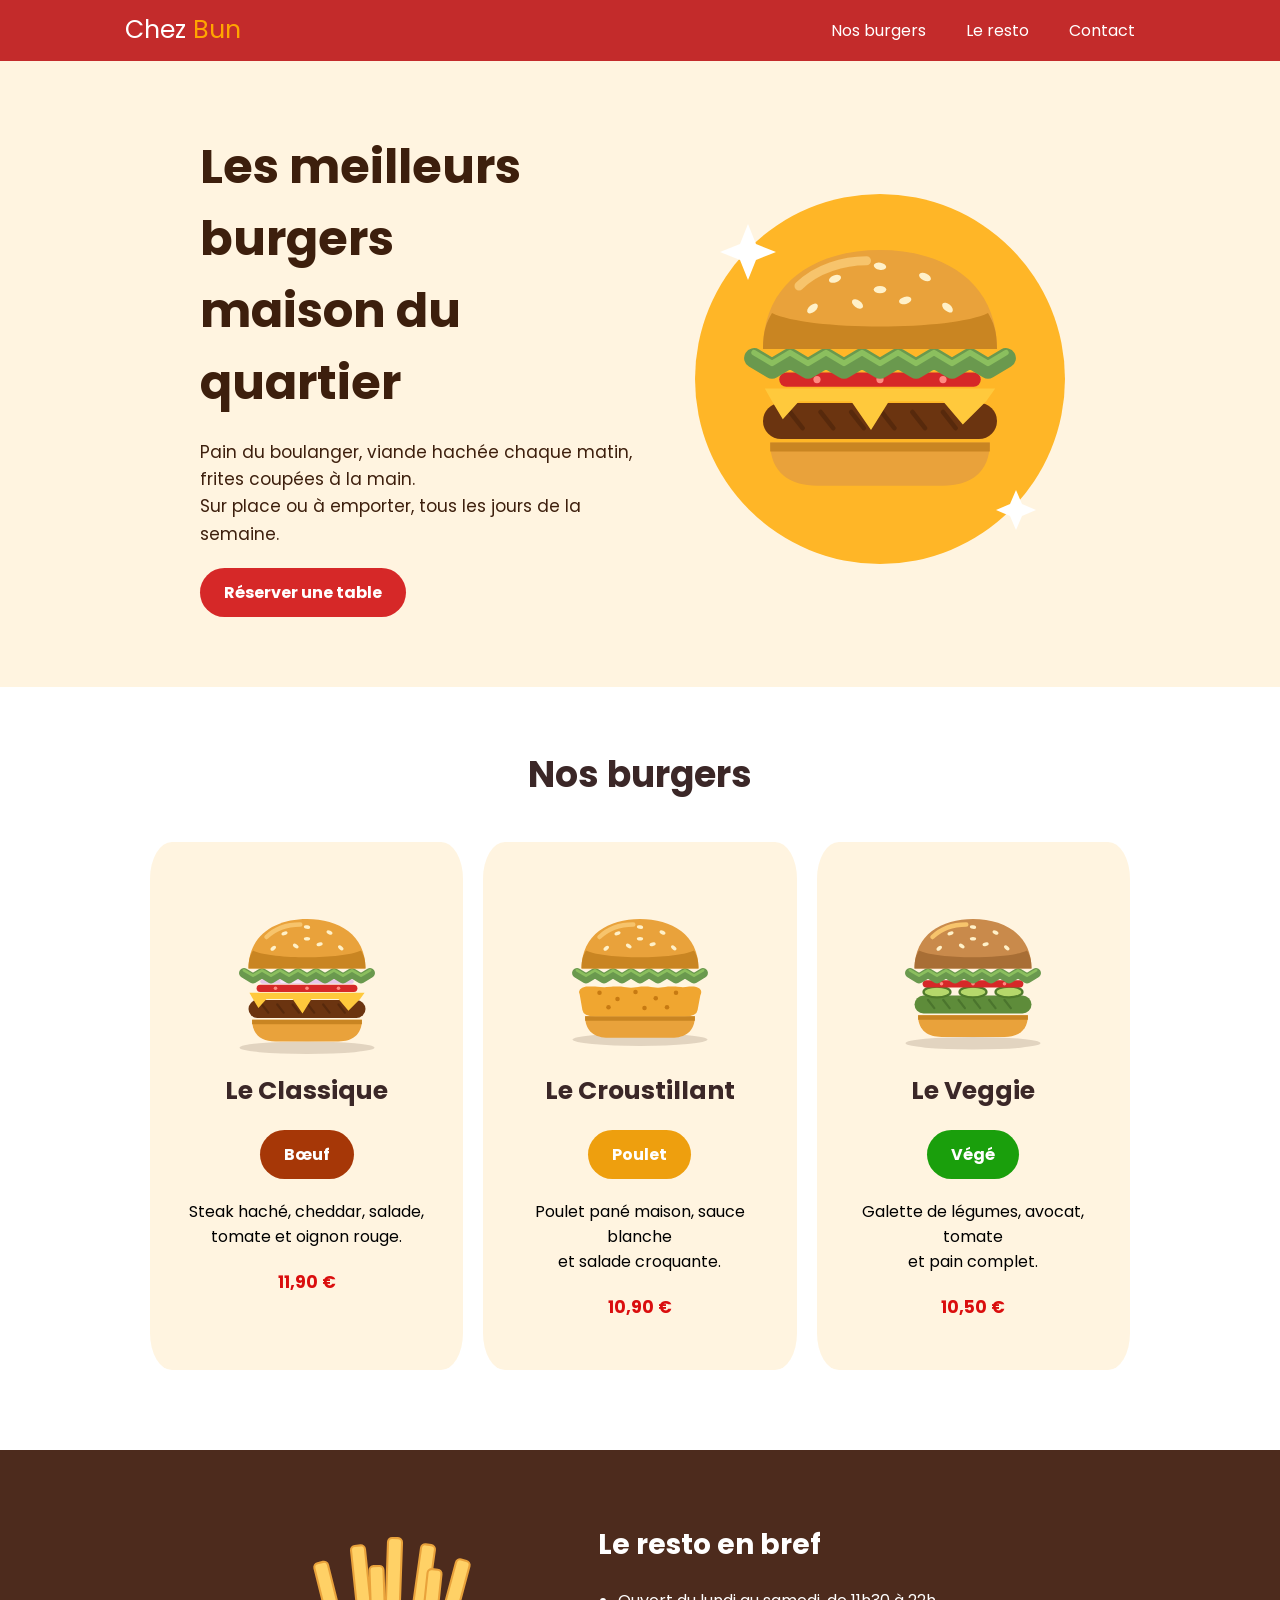
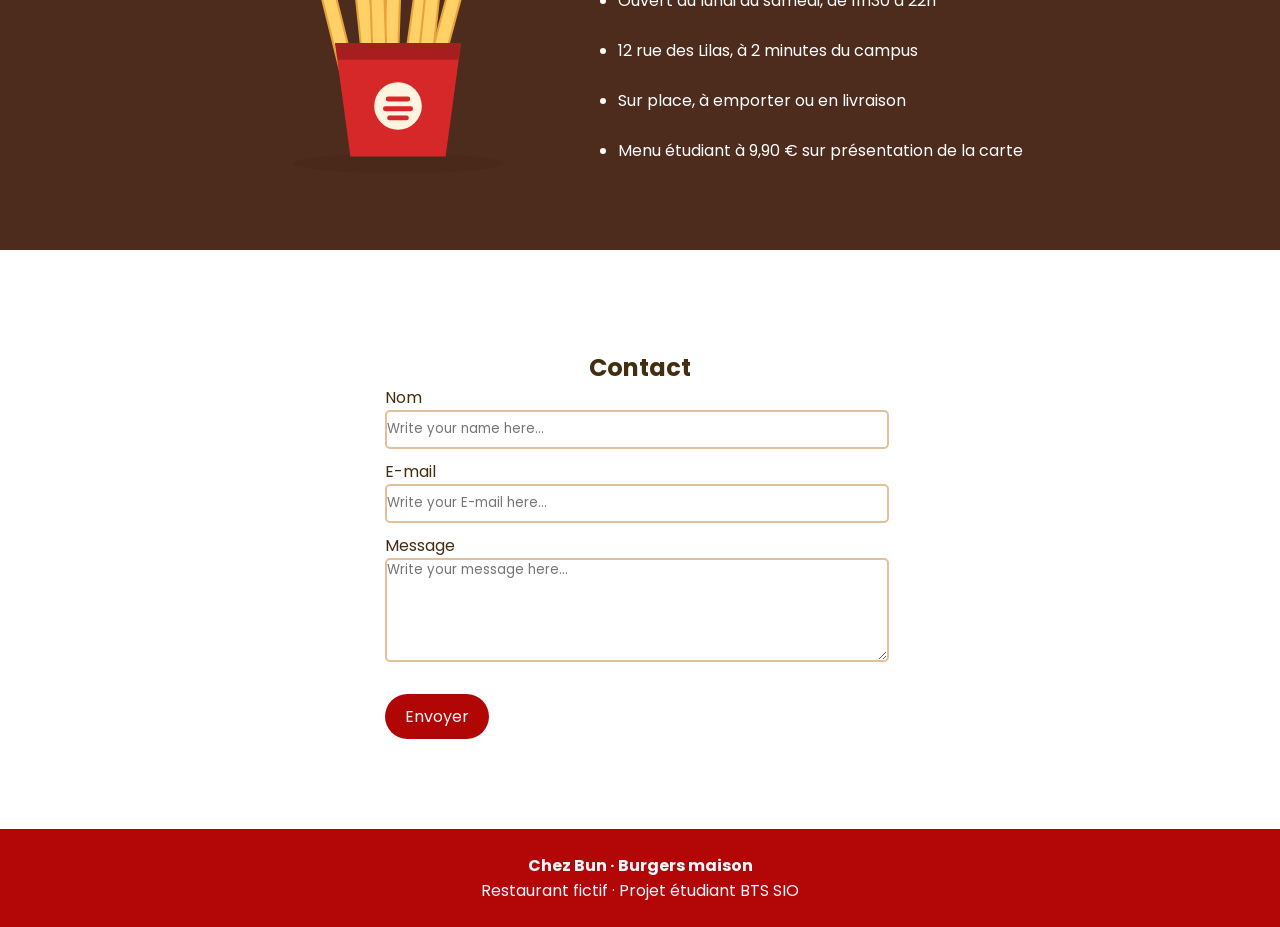
<file: burger/index.html>
<!doctype html>
<html lang="fr">

<head>
  <meta charset="UTF-8" />
  <meta name="viewport" content="width=device-width, initial-scale=1.0" />
  <link rel="stylesheet" href="style.css" />
    <link rel="icon" type="image/png" href="img/burger-classique.svg" />
    <title>Chez Bun – Burgers maison</title>
</head>

<body>
  <!-- navbar -->
  <header class="navbar">
    <nav class="placement_navbar">
      <div class="logo">
        <div class="nom_logo">Chez<span> Bun</span></div>
      </div>
      <ul class="nav">
        <li><a href="#burgers">Nos burgers</a></li>
        <li><a href="#resto">Le resto</a></li>
        <li><a href="#contact">Contact</a></li>
      </ul>
    </nav>
  </header>

  <!-- hero -->
  <section class="hero">
    <div class="hero-content">
      <div class="hero-text">
        <h1>
          Les meilleurs burgers <br />
          maison du quartier
        </h1>

        <p>
          Pain du boulanger, viande hachée chaque matin, frites coupées à la
          main. <br />Sur place ou à emporter, tous les jours de la semaine.
        </p>

        <a href="#contact" class="button">Réserver une table</a>
      </div>

      <img src="img/hero-burger.svg" alt="Burger" class="hero-image" />
    </div>
  </section>

  <!-- nos burgers -->
  <h2 class="h2-burger" id="burgers">Nos burgers</h2>
  <section class="nosburgers">
    <div class="burger-card burger-classique">
      <img src="img/burger-classique.svg" alt="Burger classique" />
      <p class="typeburger">Le Classique</p>
      <p class="genre">Bœuf</p>
      <p class="description">
        Steak haché, cheddar, salade, <br />
        tomate et oignon rouge.
      </p>
      <p class="prix">11,90 €</p>
    </div>

    <div class="burger-card burger-poulet">
      <img src="img/burger-poulet.svg" alt="Burger poulet" />
      <p class="typeburger">Le Croustillant</p>
      <p class="genre">Poulet</p>
      <p class="description">
        Poulet pané maison, sauce blanche <br />
        et salade croquante.
      </p>
      <p class="prix">10,90 €</p>
    </div>

    <div class="burger-card burger-veggie">
      <img src="img/burger-veggie.svg" alt="Burger veggie" />
      <p class="typeburger">Le Veggie</p>
      <p class="genre">Végé</p>
      <p class="description">
        Galette de légumes, avocat, tomate <br />
        et pain complet.
      </p>
      <p class="prix">10,50 €</p>
    </div>
  </section>

  <!-- le resto en bref -->
  <section class="leresto" id="resto">
    <div class="lerestobackground">
      <img src="img/frites.svg" alt="Frites" />
      <h3>Le resto en bref</h3>
      <ul>
        <li>Ouvert du lundi au samedi, de 11h30 à 22h</li>
        <li>12 rue des Lilas, à 2 minutes du campus</li>
        <li>Sur place, à emporter ou en livraison</li>
        <li>Menu étudiant à 9,90 € sur présentation de la carte</li>
      </ul>
    </div>
  </section>

  <!-- contact -->
  <section id="contact" class="contact">
    <h2 id="ctnt">Contact</h2>
    <form class="contact-form">
      <label for="nom" class="txt">Nom</label><br />
      <input type="text" id="nom" name="nom" class="inp" placeholder="Write your name here..." required /><br />
      <label for="email" class="txt">E-mail</label><br />
      <input type="email" id="email" name="email" class="inp" placeholder="Write your E-mail here..." required /><br />
      <label for="message" class="txt">Message</label><br />
      <textarea id="message" class="msg" name="message" placeholder="Write your message here..."
        required></textarea><br />
      <button type="submit" class="btn">Envoyer</button>
    </form>
  </section>

  <!-- footer -->
  <footer>
    <h4>Chez Bun · Burgers maison</h4>
    <p>Restaurant fictif · Projet étudiant BTS SIO</p>
  </footer>
</body>

</html>
</file>
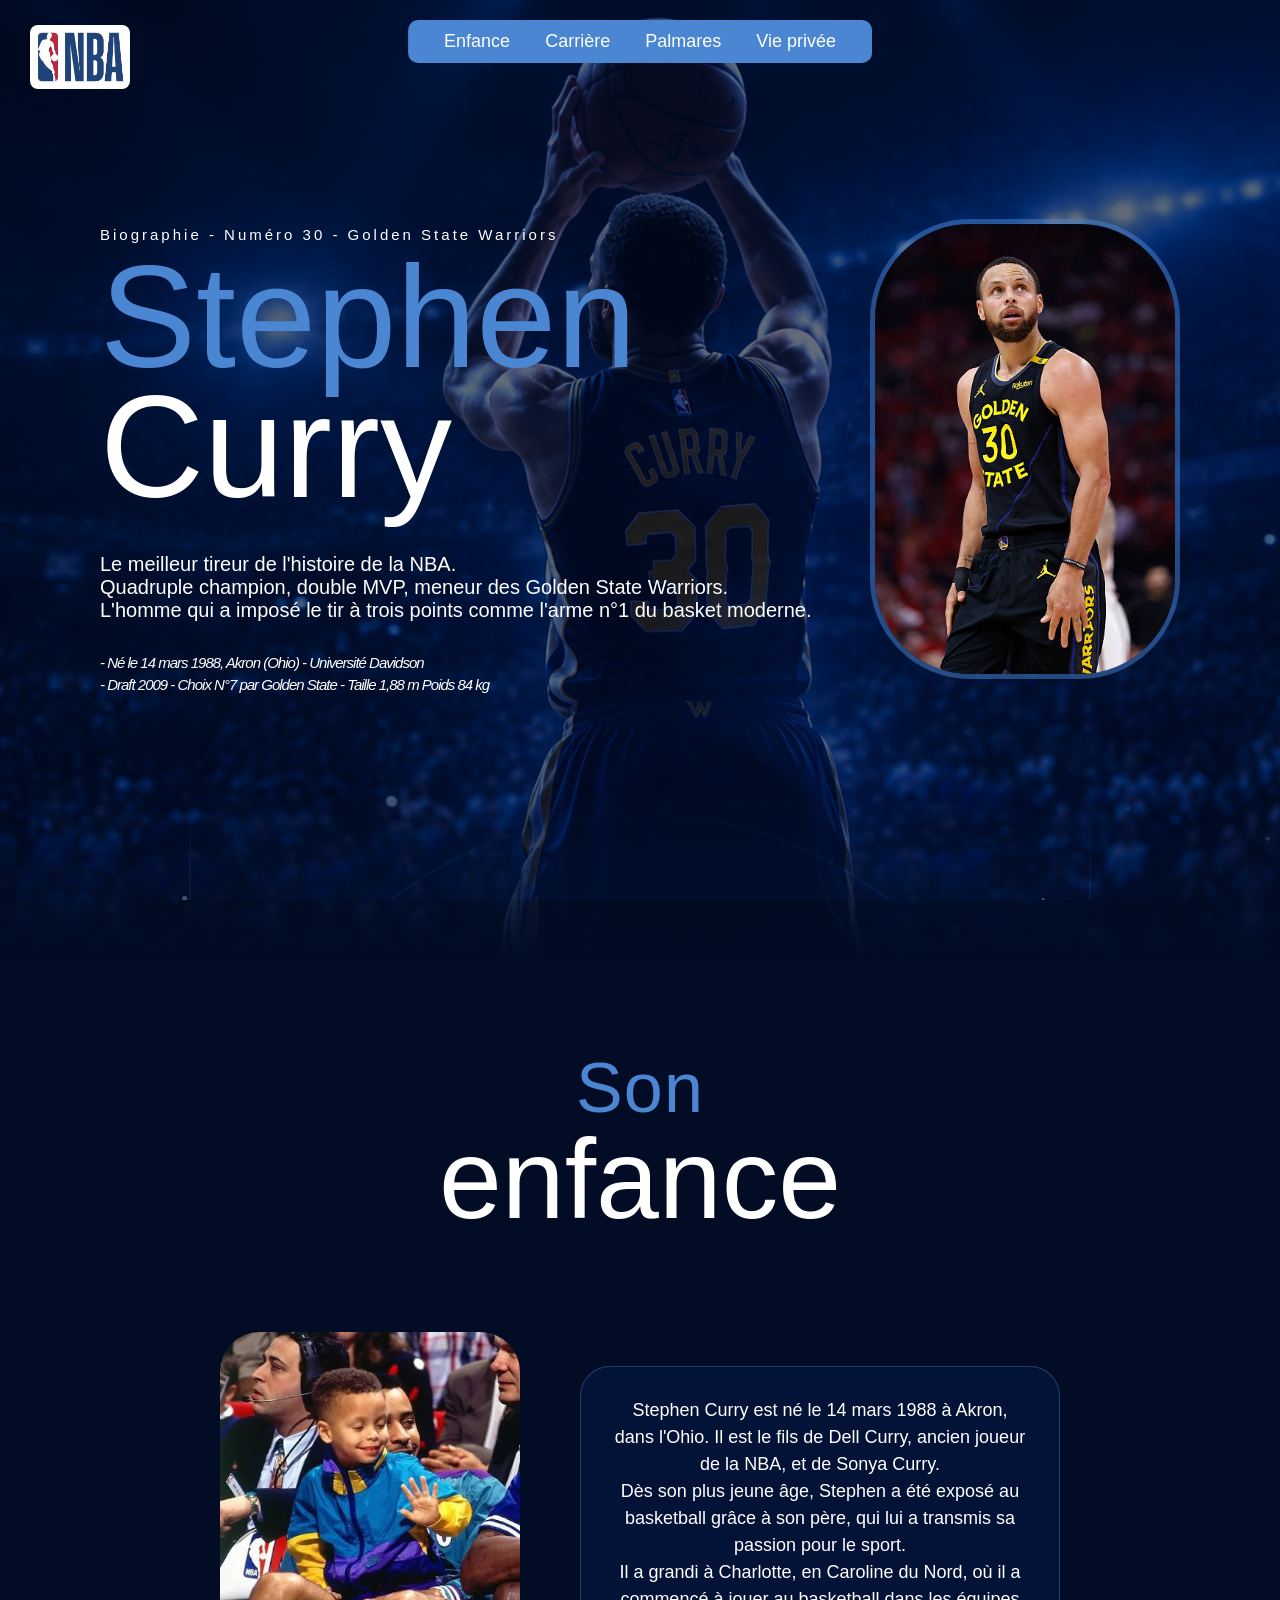
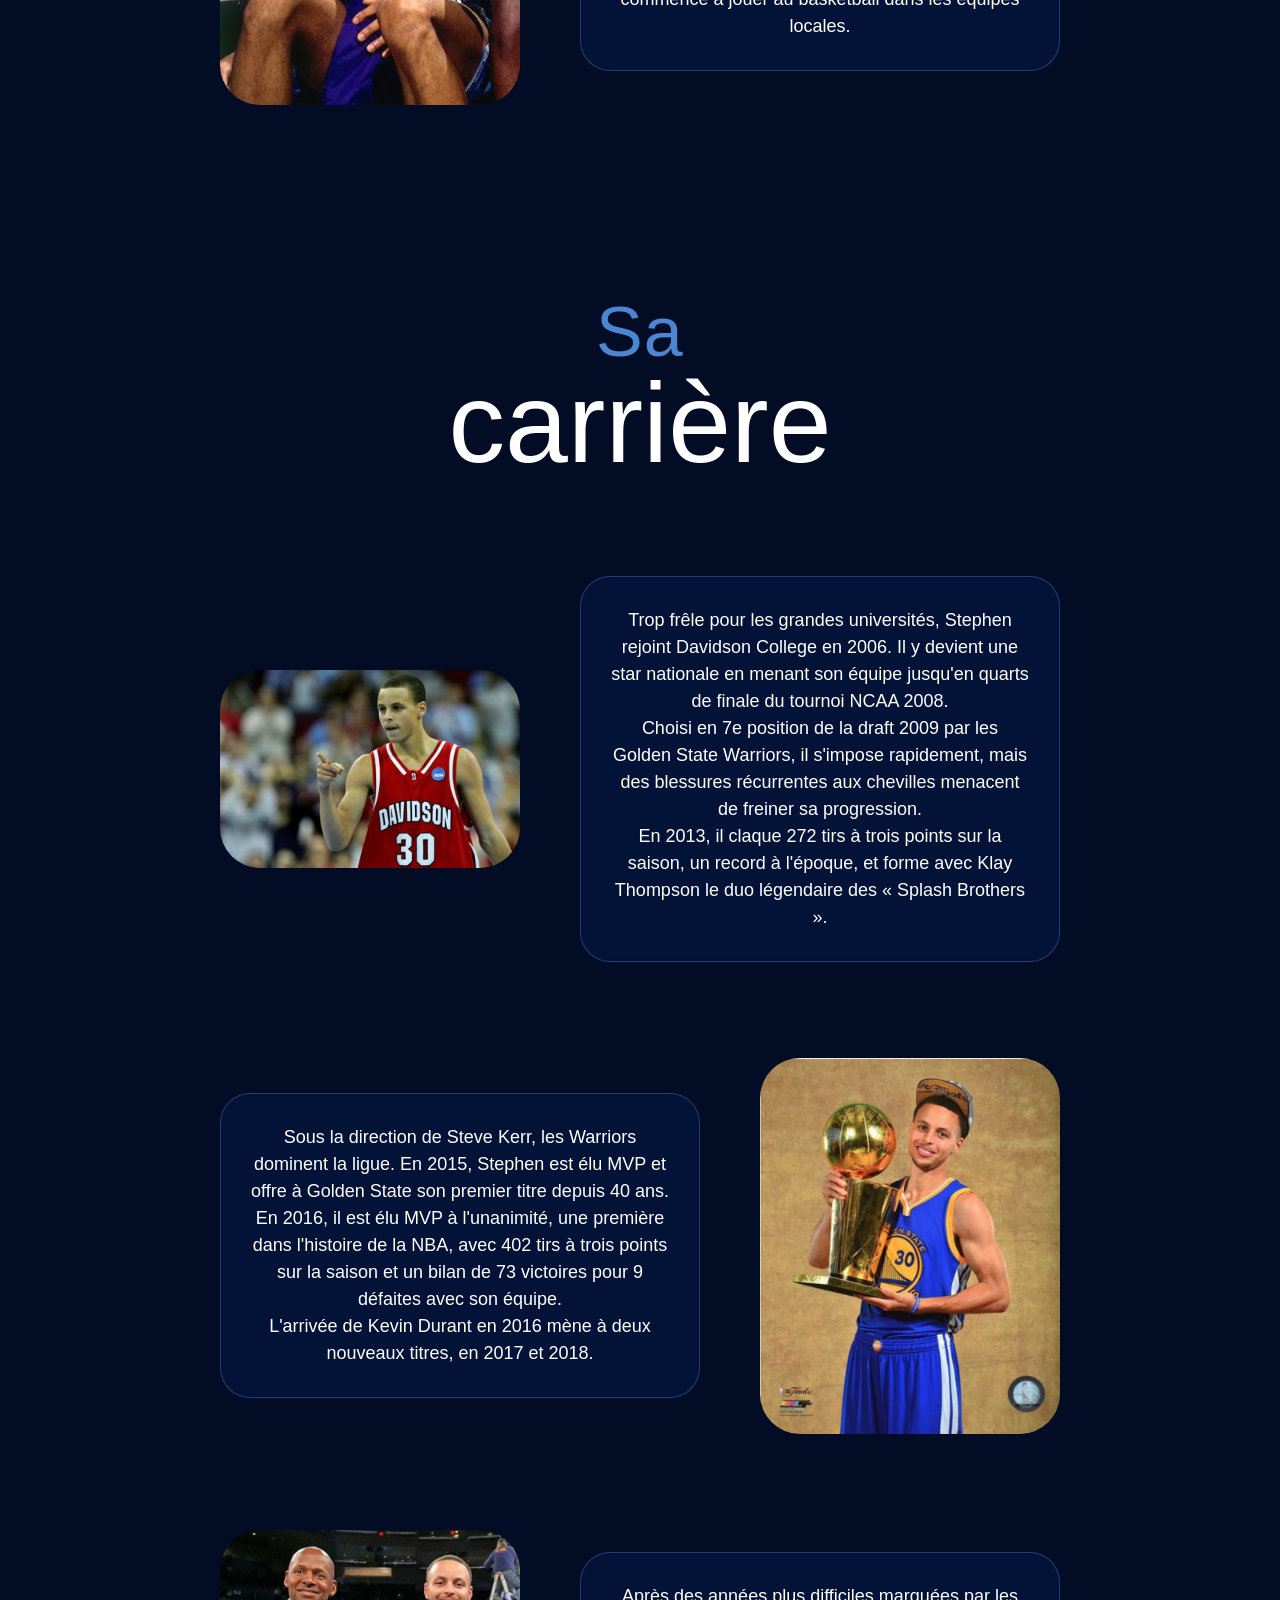
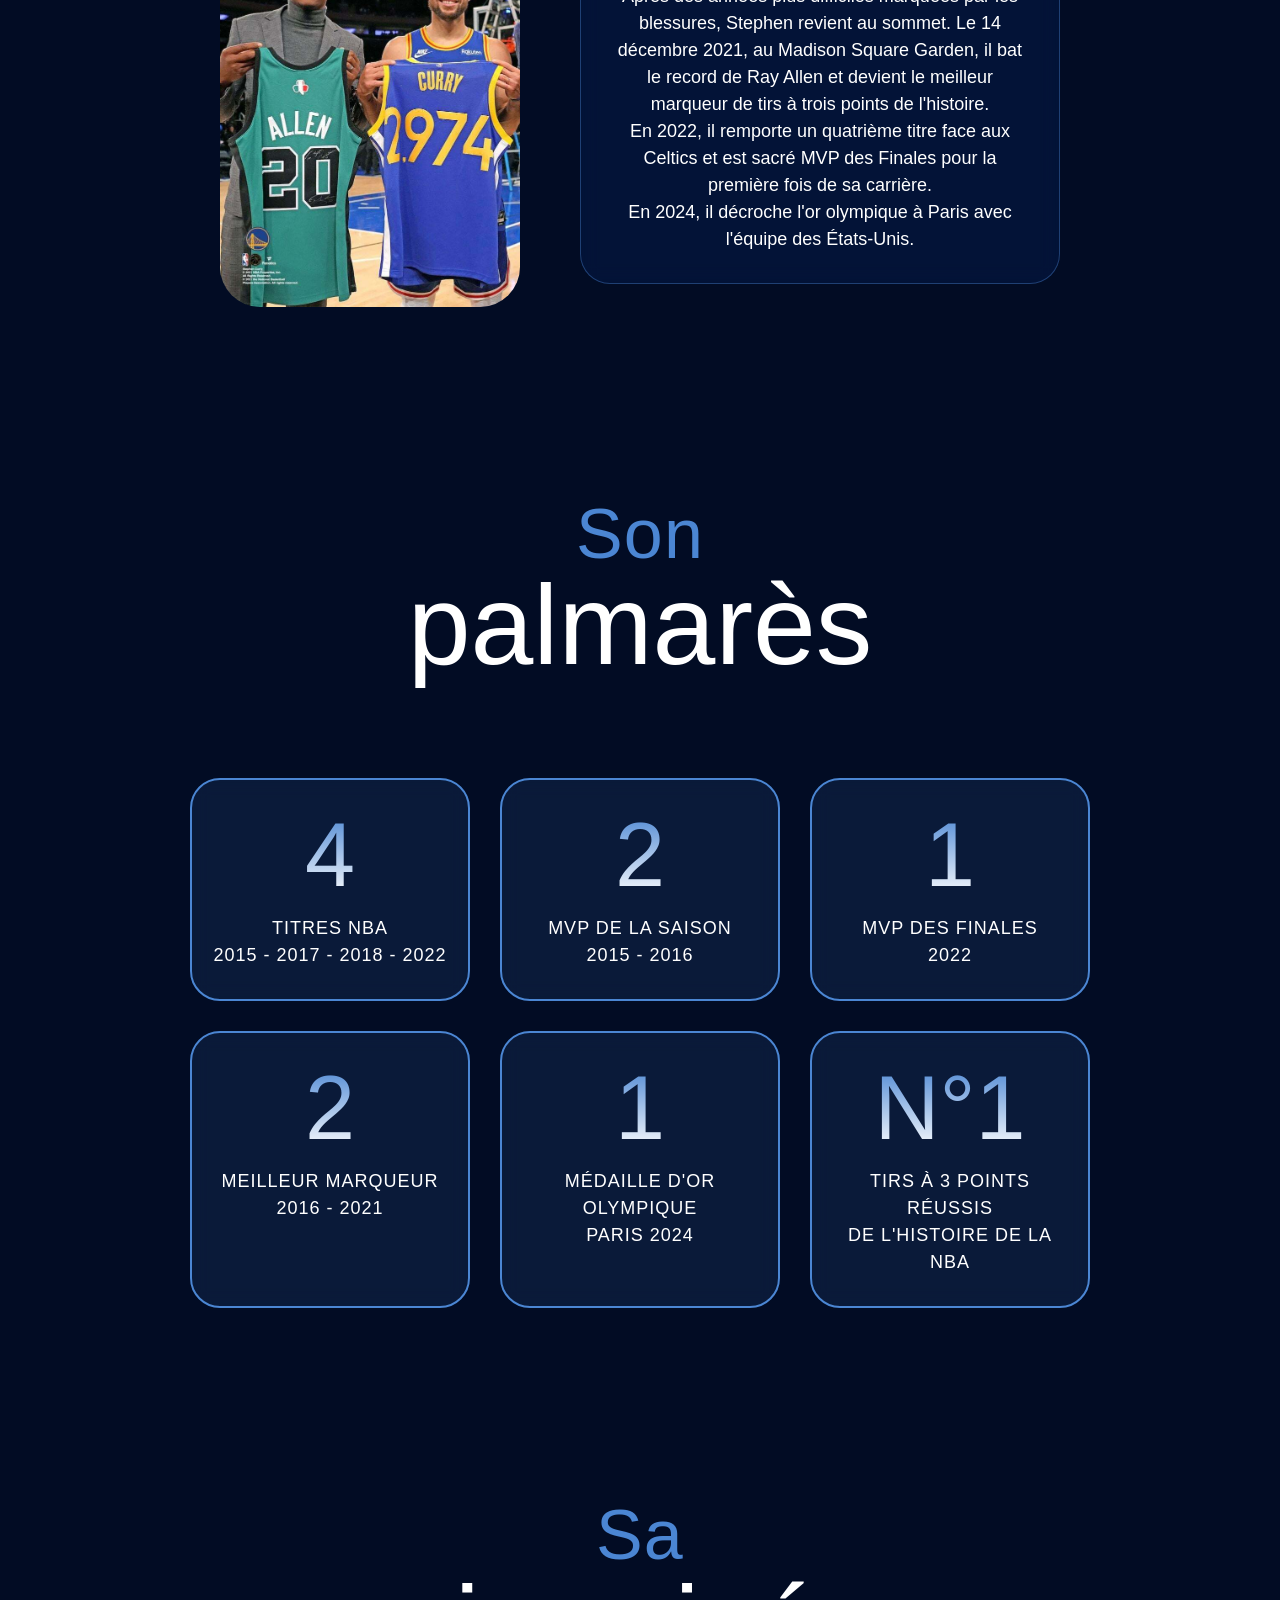
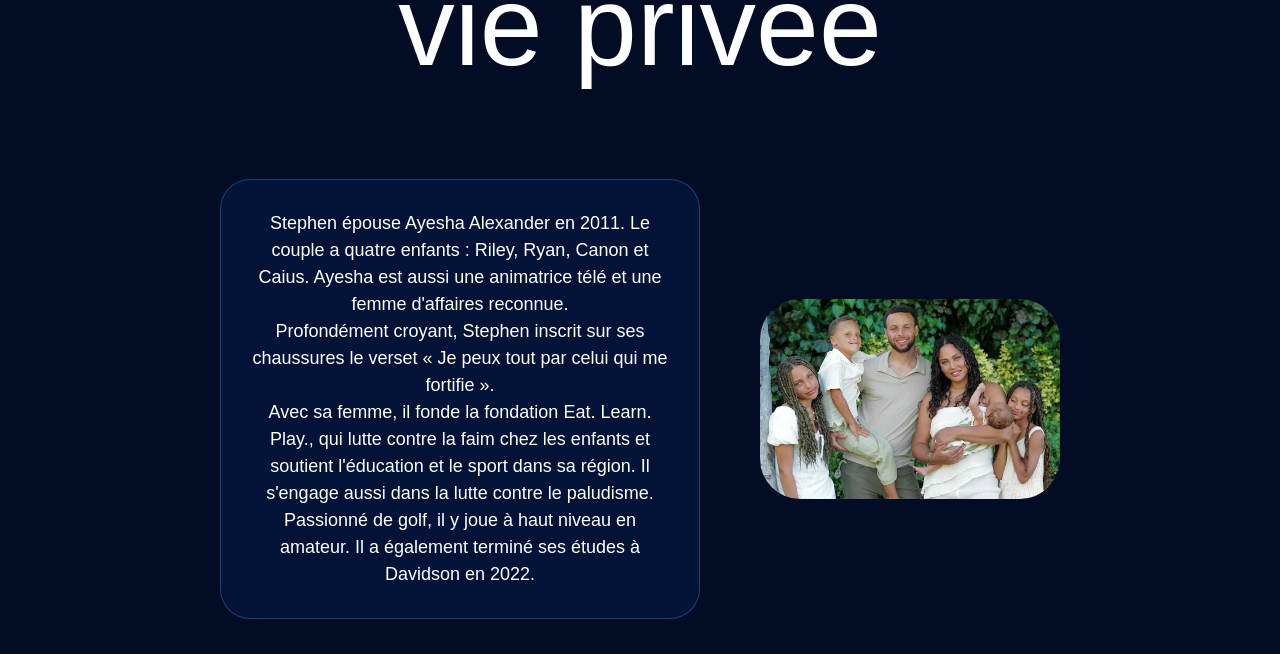
<file: curry/index.html>
<!DOCTYPE html>
<html lang="fr">

<head>
    <meta charset="UTF-8">
    <meta name="viewport" content="width=device-width, initial-scale=1.0">
    <meta name="format-detection" content="telephone=no">
    <title>Stephen Curry</title>
    <link rel="stylesheet" href="style.css">
    <link rel="icon" type="image/png" href="images/ballon.png">
</head>

<body>
    <canvas id="fond"></canvas>
    <div class="halo"></div>

    <nav>
        <a href="#enfance">Enfance</a>
        <a href="#carriere">Carrière</a>
        <a href="#palmares">Palmares</a>
        <a href="#vie">Vie privée</a>
    </nav>

    <header id="haut">
        <div class="header-bg"></div>

        <img src="images/nba_logo.jpg" alt="Logo NBA" class="logo">

        <div class="header-contenu">
            <div class="header-texte">
                <p class="surtitre">
                    Biographie - Numéro 30 - Golden State Warriors
                </p>

                <h1>
                    <span class="prenom">Stephen</span><br>
                    <span class="nom">Curry</span>
                </h1>
                <p>
                    Le meilleur tireur de l'histoire de la NBA.<br>
                    Quadruple champion, double MVP, meneur des Golden State Warriors.<br>
                    L'homme qui a imposé le tir à trois points comme l'arme n°1 du basket moderne.
                </p>

                <p class="info"> <i>- Né le 14 mars 1988, Akron (Ohio) - Université Davidson<br>
                        - Draft 2009 - Choix N°7 par Golden State - Taille 1,88 m Poids 84 kg </i>
                </p>
            </div>

            <img src="images/profil_steph.png" alt="Stephen Curry" class="profil">
        </div>

    </header>

    <main>
        <section id="enfance">
            <h2>
                <span class="enfance-de">Son</span><br>
                <span class="prenom-h2">enfance</span>
            </h2>

            <div class="contenu">
                <img src="images/perefils.jpg" alt="Stephen curry et son père" class="photo-steph-dell">

                <p class="paragraphe1">
                    Stephen Curry est né le 14 mars 1988 à Akron, dans l'Ohio. Il est le fils de Dell Curry, ancien
                    joueur
                    de la NBA, et de Sonya Curry.<br>
                    Dès son plus jeune âge, Stephen a été exposé au basketball grâce à son père, qui lui a transmis sa
                    passion pour le sport.<br>
                    Il a grandi à Charlotte, en Caroline du Nord, où il a commencé à jouer au basketball dans les
                    équipes
                    locales.
                </p>
            </div>
        </section>

        <section id="carriere" class="bloc">
            <h2>
                <span class="enfance-de">Sa</span><br>
                <span class="prenom-h2">carrière</span>
            </h2>

            <div class="contenu">
                <img src="images/davidson.webp" alt="Stephen Curry à Davidson" class="photo-bloc">
                <p class="texte">
                    Trop frêle pour les grandes universités, Stephen rejoint Davidson College en 2006. Il y devient une
                    star nationale en menant son équipe jusqu'en quarts de finale du tournoi NCAA 2008.<br>
                    Choisi en 7e position de la draft 2009 par les Golden State Warriors, il s'impose rapidement, mais
                    des blessures récurrentes aux chevilles menacent de freiner sa progression.<br>
                    En 2013, il claque 272 tirs à trois points sur la saison, un record à l'époque, et forme avec Klay
                    Thompson le duo légendaire des « Splash Brothers ».
                </p>
            </div>

            <div class="contenu inverse">
                <img src="images/champ2015.avif" alt="Stephen Curry champion NBA 2015" class="photo-bloc">
                <p class="texte">
                    Sous la direction de Steve Kerr, les Warriors dominent la ligue. En 2015, Stephen est élu MVP et
                    offre à Golden State son premier titre depuis 40 ans.<br>
                    En 2016, il est élu MVP à l'unanimité, une première dans l'histoire de la NBA, avec 402 tirs à trois
                    points sur la saison et un bilan de 73 victoires pour 9 défaites avec son équipe.<br>
                    L'arrivée de Kevin Durant en 2016 mène à deux nouveaux titres, en 2017 et 2018.
                </p>
            </div>

            <div class="contenu">
                <img src="images/record3pts.jpg" alt="Stephen Curry record de tirs à 3 points" class="photo-bloc">
                <p class="texte">
                    Après des années plus difficiles marquées par les blessures, Stephen revient au sommet. Le 14
                    décembre 2021, au Madison Square Garden, il bat le record de Ray Allen et devient le meilleur
                    marqueur de tirs à trois points de l'histoire.<br>
                    En 2022, il remporte un quatrième titre face aux Celtics et est sacré MVP des Finales pour la
                    première fois de sa carrière.<br>
                    En 2024, il décroche l'or olympique à Paris avec l'équipe des États-Unis.
                </p>
            </div>
        </section>

        <section id="palmares" class="bloc">
            <h2>
                <span class="enfance-de">Son</span><br>
                <span class="prenom-h2">palmarès</span>
            </h2>

            <div class="palmares-grille">
                <div class="carte">
                    <span class="chiffre-carte">4</span>
                    <span class="label-carte">Titres NBA<br>2015 - 2017 - 2018 - 2022</span>
                </div>
                <div class="carte">
                    <span class="chiffre-carte">2</span>
                    <span class="label-carte">MVP de la saison<br>2015 - 2016</span>
                </div>
                <div class="carte">
                    <span class="chiffre-carte">1</span>
                    <span class="label-carte">MVP des Finales<br>2022</span>
                </div>
                <div class="carte">
                    <span class="chiffre-carte">2</span>
                    <span class="label-carte">Meilleur marqueur<br>2016 - 2021</span>
                </div>
                <div class="carte">
                    <span class="chiffre-carte">1</span>
                    <span class="label-carte">Médaille d'or olympique<br>Paris 2024</span>
                </div>
                <div class="carte">
                    <span class="chiffre-carte">N°1</span>
                    <span class="label-carte">Tirs à 3 points réussis<br>de l'histoire de la NBA</span>
                </div>
            </div>
        </section>

        <section id="vie" class="bloc">
            <h2>
                <span class="enfance-de">Sa</span><br>
                <span class="prenom-h2">vie privée</span>
            </h2>

            <div class="contenu inverse">
                <img src="images/family.webp" alt="Stephen Curry et sa famille" class="photo-bloc">
                <p class="texte">
                    Stephen épouse Ayesha Alexander en 2011. Le couple a quatre enfants : Riley, Ryan, Canon et Caius.
                    Ayesha est aussi une animatrice télé et une femme d'affaires reconnue.<br>
                    Profondément croyant, Stephen inscrit sur ses chaussures le verset « Je peux tout par celui qui me
                    fortifie ».<br>
                    Avec sa femme, il fonde la fondation Eat. Learn. Play., qui lutte contre la faim chez les enfants et
                    soutient l'éducation et le sport dans sa région. Il s'engage aussi dans la lutte contre le
                    paludisme.<br>
                    Passionné de golf, il y joue à haut niveau en amateur. Il a également terminé ses études à Davidson
                    en 2022.
                </p>
            </div>
        </section>
    </main>

    <script src="script.js"></script>
</body>

</html>
</file>
<file: burger/style.css>
@import url("https://fonts.googleapis.com/css2?family=Poppins:wght@400;700&display=swap");

:root {
  color-scheme: light; /* empêche le navigateur d'assombrir la page */
}

html,
body {
  background-color: #ffffff;
}

* {
  margin: 0;
  padding: 0;
  font-family: "Poppins", Arial, sans-serif;
}

/* Navbar */

.navbar {
  /* header rouge qui prend toute la ligne */
  position: relative;
  width: 100%;
  height: 60px;
  background: #c32b2b;
  border-bottom: 1px solid #c32b2b;
  z-index: 1000;
}

.placement_navbar {
  /* placement du logo et des boutons de navigation */
  max-width: 1030px;
  height: 100%;
  margin: 0 auto;
  padding: 0 20px;
  display: flex;
  align-items: center;
  justify-content: space-between;
}

.nav {
  display: flex;
  align-items: center;
  gap: 0;
  list-style: none;
}

.nav a {
  /* boutons de navigation à droite */
  text-decoration: none;
  font-size: 16px;
  color: #ffffff;
}

.nav li {
  padding: 12px 20px;
  border-radius: 30px;
  transition: transform 0.3s ease, background-color 0.3s ease;
}

.nav li:hover {
  background: #790202;
  transform: scale(1.1);
}

.nom_logo {
  /* "Chez" */
  color: #ffffff;
  font-size: 25px;
}

.nom_logo span {
  /* "Bun" */
  color: orange;
}

/* Hero  */

.hero {
  background-color: #fff4e0;
  padding: 70px 0;
}

.hero-content {
  display: flex;
  align-items: center;
  gap: 40px;
}

.hero-text {
  flex: 1;
  margin-left: 200px;
}

.hero h1 {
  font-size: 48px;
  color: #3d1f0d;
  margin-bottom: 20px;
}

.hero p {
  font-size: 17px;
  line-height: 1.6;
  color: #3d1f0d;
  margin-bottom: 20px;
}

.hero-image {
  width: 400px;
  max-width: 100%;
  margin-right: 200px;
}
.hero-image:hover {
  animation: backflip 0.8s ease-in-out;
}

@keyframes backflip {
  0% {
    transform: translateY(0) rotate(0deg) scale(1);
  }
  50% {
    transform: translateY(-120px) rotate(-180deg) scale(1.3);
  }
  100% {
    transform: translateY(0) rotate(-360deg) scale(1);
  }
}

.button {
  display: inline-block;
  background-color: #d62828;
  color: white;
  padding: 12px 24px;
  border-radius: 30px;
  text-decoration: none;
  font-weight: bold;
  transition: transform 0.3s ease, background-color 0.3s ease;
}

.button:hover {
  background-color: #a61e1e;
  transform: scale(1.05);
}

/*  Nos burgers  */

.h2-burger {
  text-align: center;
  background-color: #ffffff;
  margin-top: 0;
  margin-bottom: 0;
  padding-top: 60px;
  padding-bottom: 40px;
  color: rgb(59, 39, 39);
  font-size: 36px;
}

.nosburgers {
  width: 100%;
  box-sizing: border-box;
  background-color: #ffffff;
  display: flex;
  justify-content: space-around;
  padding: 0 150px 80px;
  gap: 20px;
}

.burger-card {
  /* style commun aux trois cartes */
  width: 300px;
  background-color: #fff4e0;
  padding: 50px 30px;
  border-radius: 7%;
  text-align: center;
}

.burger-card img {
  display: block;
  height: 180px;
  margin: 0 auto;
}

.typeburger {
  font-size: 25px;
  font-weight: bold;
  color: rgb(59, 39, 39);
}

.genre {
  /* type de burger */
  display: inline-block;
  color: white;
  padding: 12px 24px;
  border-radius: 30px;
  font-weight: bold;
  margin-top: 20px;
}

.burger-classique .genre {
  background-color: #a63707;
}

.burger-poulet .genre {
  background-color: #ee9f0e;
}

.burger-veggie .genre {
  background-color: #1a9f0c;
}

.description {
  margin-top: 20px;
}

.prix {
  color: #da0e0e;
  font-weight: bold;
  font-size: 17px;
  margin-top: 20px;
}

.burger-card {
  width: 300px;
  background-color: #fff4e0;
  padding: 50px 30px;
  border-radius: 7%;
  text-align: center;
  transition: transform 0.3s ease, box-shadow 0.3s ease;
}

.burger-card:hover {
  transform: scale(1.05);
  box-shadow: 0 10px 25px rgba(0, 0, 0, 0.15);
}

/*  Le resto en bref */

.leresto {
  width: 100%;
  background-color: rgb(77, 43, 29);
}

.lerestobackground {
  /* image à gauche, titre + liste à droite */
  display: grid;
  grid-template-columns: auto auto;
  column-gap: 60px;
  justify-content: center;
  align-items: center;
  padding: 60px 20px;
}

.leresto img {
  grid-row: 1 / span 2;
  width: 280px;
}

.leresto h3 {
  align-self: end;
  color: white;
  font-size: 28px;
  margin-bottom: 10px;
}

.leresto ul {
  align-self: start;
  color: white;
  padding-left: 20px;
  line-height: 50px;
}

/* Contact  */

.contact {
  width: 510px;
  margin: 0 auto;
  text-align: left;
  padding-top: 50px;
  background-color: #ffffff;
  color: rgb(68, 46, 17);
}

.contact label {
  color: rgb(68, 46, 17);
}

#ctnt {
  margin-top: 50px;
  text-align: center;
}

.contact h2 {
  color: rgb(68, 46, 17);
}

.inp {
  width: 500px;
  height: 35px;
  margin-bottom: 10px;
  border: 2px solid #e2c099;
  border-radius: 5px;
  background-color: #ffffff;
  color: #3d1f0d;
}

.msg {
  width: 500px;
  height: 100px;
  margin-bottom: 25px;
  border-radius: 5px;
  border: 2px solid #e2c099;
  background-color: #ffffff;
  color: #3d1f0d;
}

.btn {
  border: none;
  cursor: pointer;
  font-size: 16px;
  color: #f8f4f4;
  background-color: #b10606;
  padding: 10px 20px;
  border-radius: 50px;
  transition: transform 0.3s ease, background-color 0.3s ease;
}

.btn:hover {
  background: #790202;
  transform: scale(1.05);
}

/*  Footer  */

footer {
  background-color: rgb(179, 6, 6);
  text-align: center;
  color: aliceblue;
  margin-top: 90px;
  padding: 1.5rem 1rem;
}

/* Grands écrans  */
@media (min-width: 1400px) {

  .placement_navbar,
  .hero-content,
  .nosburgers {
    max-width: 1300px;
    margin-left: auto;
    margin-right: auto;
  }

  .hero-text {
    margin-left: 0;
  }

  .hero-image {
    width: 480px;
    margin-right: 0;
  }
}

/* Tablette et mobile  */
@media (max-width: 900px) {

  /* Hero : le texte passe au dessus de l'image */
  .hero {
    padding: 40px 0;
  }

  .hero-content {
    flex-direction: column;
    text-align: center;
  }

  .hero-text {
    margin: 0 20px;
  }

  .hero-image {
    margin-right: 0;
    width: 320px;
  }

  .hero h1 {
    font-size: 36px;
  }

  .hero br,
  .description br {
    display: none;
  }

  /* Nos burgers : les cartes s'empilent */
  .nosburgers {
    flex-direction: column;
    align-items: center;
    padding: 0 20px 60px;
    gap: 30px;
  }

  .burger-card {
    width: 100%;
    max-width: 320px;
    box-sizing: border-box;
  }

  /* Le resto : image au-dessus, texte centré */
  .lerestobackground {
    grid-template-columns: 1fr;
    padding: 40px 20px;
  }

  .leresto img {
    grid-row: auto;
    justify-self: center;
    width: 200px;
  }

  .leresto h3 {
    align-self: auto;
    text-align: center;
    margin-top: 20px;
  }

  .leresto ul {
    align-self: auto;
    line-height: 36px;
  }

  /* Contact : le formulaire prend la largeur de l'écran */
  .contact {
    width: 100%;
    box-sizing: border-box;
    padding: 50px 20px 0;
  }

  .inp,
  .msg {
    width: 100%;
    box-sizing: border-box;
  }

  footer {
    margin-top: 60px;
  }
}

/*  Petits téléphones  */
@media (max-width: 480px) {
  .nom_logo {
    font-size: 20px;
  }

  .nav {
    gap: 2px;
  }

  .nav a {
    font-size: 13px;
  }

  .nav li {
    padding: 6px;
  }

  .hero h1 {
    font-size: 28px;
  }

  .hero p {
    font-size: 15px;
  }

  .hero-image {
    width: 240px;
  }

  .h2-burger {
    font-size: 28px;
  }
}
</file>
<file: curry/style.css>
body {
  font-family: Impact, Arial, sans-serif;
  margin: 0;
  padding: 0;
  background-color: #020c24;
  overflow-x: hidden;
}

#fond {
  position: fixed;
  top: 0;
  left: 0;
  width: 100%;
  height: 100%;
  z-index: 0;
  background: radial-gradient(circle at 50% 0%, #0d3478, #041b4a 50%, #020c24);
}

.halo {
  position: fixed;
  top: 0;
  left: 0;
  width: 100%;
  height: 100%;
  z-index: 1;
  pointer-events: none;
}

header,
main {
  position: relative;
  z-index: 2;
}

header {
  text-align: left;
  color: white;
  min-height: 100vh;
  padding: 40px 100px 18vh;
  box-sizing: border-box;
  position: relative;
  overflow: hidden;
  -webkit-mask-image: linear-gradient(black 82%, transparent);
  mask-image: linear-gradient(black 82%, transparent);
}

.header-bg {
  position: absolute;
  top: 0;
  left: 0;
  width: 100%;
  height: 100%;
  z-index: -1;
  background-color: #041b4a;
  background-image: linear-gradient(rgba(0, 10, 30, 0.6), rgba(0, 10, 30, 0.6)), url('images/background_steph.png');
  background-size: cover;
  background-position: center top;
  background-repeat: no-repeat;
}

header .logo {
  width: 100px;
  border-radius: 8px;
  position: absolute;
  top: 25px;
  left: 30px;
}

nav {
  position: fixed;
  top: 20px;
  left: 50%;
  transform: translateX(-50%);
  z-index: 10;
  background-color: #4b86d3;
  padding: 10px 20px;
  text-align: center;
  font-family: Impact, Arial, sans-serif;
  font-size: 18px;
  border-radius: 10px;
  border: 1px solid transparent;
  white-space: nowrap;
  transition: 0.4s;
}

nav.scrolle {
  background-color: rgba(4, 27, 74, 0.8);
  border-color: #4b86d3;
  backdrop-filter: blur(10px);
}

nav a {
  color: white;
  text-decoration: none;
  margin: 0 15px;
}

nav a:hover {
  text-decoration: underline;
}

.header-contenu {
  display: flex;
  align-items: center;
  justify-content: space-between;
  gap: 40px;
  max-width: 1300px;
  min-height: calc(100vh - 40px - 18vh);
  margin: 0 auto;
  padding-top: 60px;
}

.surtitre {
  font-size: 15px;
  color: white;
  margin-bottom: 0px;
  letter-spacing: 3px;
}

header h1 {
  font-size: 9rem;
  font-family: impact, Arial, sans-serif;
  font-weight: normal;
  line-height: 0.9;
  margin-bottom: 10px;
  margin-top: 10px;
}

.prenom {
  color: #4b86d3;
}

header p {
  font-size: 20px;
  font-family: Arial, sans-serif;
  margin-top: 40px;
}

.info {
  font-size: 15px;
  color: white;
  margin-top: 30px;
  letter-spacing: -1px;
  line-height: 1.5;
}

.profil {
  width: 300px;
  max-width: 100%;
  height: auto;
  border-radius: 100px;
  border: 5px solid rgba(75, 134, 211, 0.5);
}

.defiler {
  position: absolute;
  left: 50%;
  bottom: 16vh;
  transform: translateX(-50%);
  color: white;
  text-decoration: none;
  font-size: 13px;
  letter-spacing: 3px;
  text-transform: uppercase;
  text-align: center;
  opacity: 0.7;
}

.defiler span {
  display: block;
  width: 22px;
  height: 36px;
  margin: 0 auto 8px;
  border: 2px solid white;
  border-radius: 12px;
}

main {
  padding: 15px 100px;
  margin: 20px auto;
  max-width: 1100px;
  box-sizing: border-box;
}

h2 {
  font-size: 70px;
  font-weight: normal;
  margin-bottom: 20px;
  color: #4b86d3;
  text-align: center;
  line-height: 1;
}

.prenom-h2 {
  color: white;
  font-size: 113px;
}

.enfance-de {
  color: #4b86d3;
  letter-spacing: 1.2px;
  word-spacing: 5px;
}

/*Sections suivantes*/

.bloc {
  margin-top: 12rem;
}

.contenu {
  display: flex;
  align-items: center;
  justify-content: center;
  gap: 60px;
  margin-top: 6rem;
}

.contenu.inverse {
  flex-direction: row-reverse;
}

.photo-steph-dell,
.photo-bloc {
  width: 300px;
  max-width: 100%;
  height: auto;
  border-radius: 40px;
  transition: 0.4s;
}

.photo-steph-dell:hover,
.photo-bloc:hover {
  transform: scale(1.04);
  box-shadow: 0 0 0 4px #4b86d3;
}

.paragraphe1,
.texte {
  text-align: center;
  font-family: Impact, Arial, sans-serif;
  color: white;
  font-size: 18px;
  width: 30rem;
  max-width: 100%;
  line-height: 1.5;
  margin: 0;
  padding: 30px;
  box-sizing: border-box;
  background-color: rgba(4, 27, 74, 0.5);
  border: 1px solid rgba(75, 134, 211, 0.4);
  border-radius: 30px;
  backdrop-filter: blur(10px);
}

/* Palmarès */

.palmares-grille {
  display: grid;
  grid-template-columns: repeat(3, 1fr);
  gap: 30px;
  margin-top: 6rem;
}

.carte {
  background-color: rgba(75, 134, 211, 0.12);
  border: 2px solid #4b86d3;
  border-radius: 30px;
  padding: 30px 20px;
  text-align: center;
  backdrop-filter: blur(10px);
  transition: transform 0.2s;
}

.chiffre-carte {
  display: block;
  font-family: Impact, Arial, sans-serif;
  font-size: 90px;
  line-height: 1;
  background: linear-gradient(to bottom, #4b86d3, #ffffff);
  -webkit-background-clip: text;
  background-clip: text;
  color: transparent;
  -webkit-text-fill-color: transparent;
}

.label-carte {
  display: block;
  margin-top: 15px;
  font-family: Impact, Arial, sans-serif;
  font-size: 18px;
  letter-spacing: 1px;
  line-height: 1.5;
  color: white;
  text-transform: uppercase;
}

/* Animation d'apparition */

.reveal {
  opacity: 0;
  transform: translateY(50px);
  transition: opacity 0.9s, transform 0.9s;
}

.reveal.visible {
  opacity: 1;
  transform: none;
}

/* Tablette et téléphone */

@media (max-width: 1000px) {
  header {
    padding: 40px 30px 18vh;
  }

  header h1 {
    font-size: 6rem;
  }

  .header-contenu {
    flex-direction: column-reverse;
    justify-content: center;
    padding-top: 110px;
  }

  .profil {
    width: 200px;
  }

  main {
    padding: 15px 24px;
  }

  .contenu,
  .contenu.inverse {
    flex-direction: column;
    gap: 30px;
  }

  .palmares-grille {
    grid-template-columns: repeat(2, 1fr);
  }
}

@media (max-width: 600px) {
  header .logo {
    width: 70px;
    top: 80px;
  }

  nav {
    font-size: 15px;
    padding: 8px 10px;
  }

  nav a {
    margin: 0 6px;
  }

  header h1 {
    font-size: 4.2rem;
  }

  h2 {
    font-size: 42px;
  }

  .prenom-h2 {
    font-size: 70px;
  }

  .palmares-grille {
    grid-template-columns: 1fr;
  }
}
</file>
